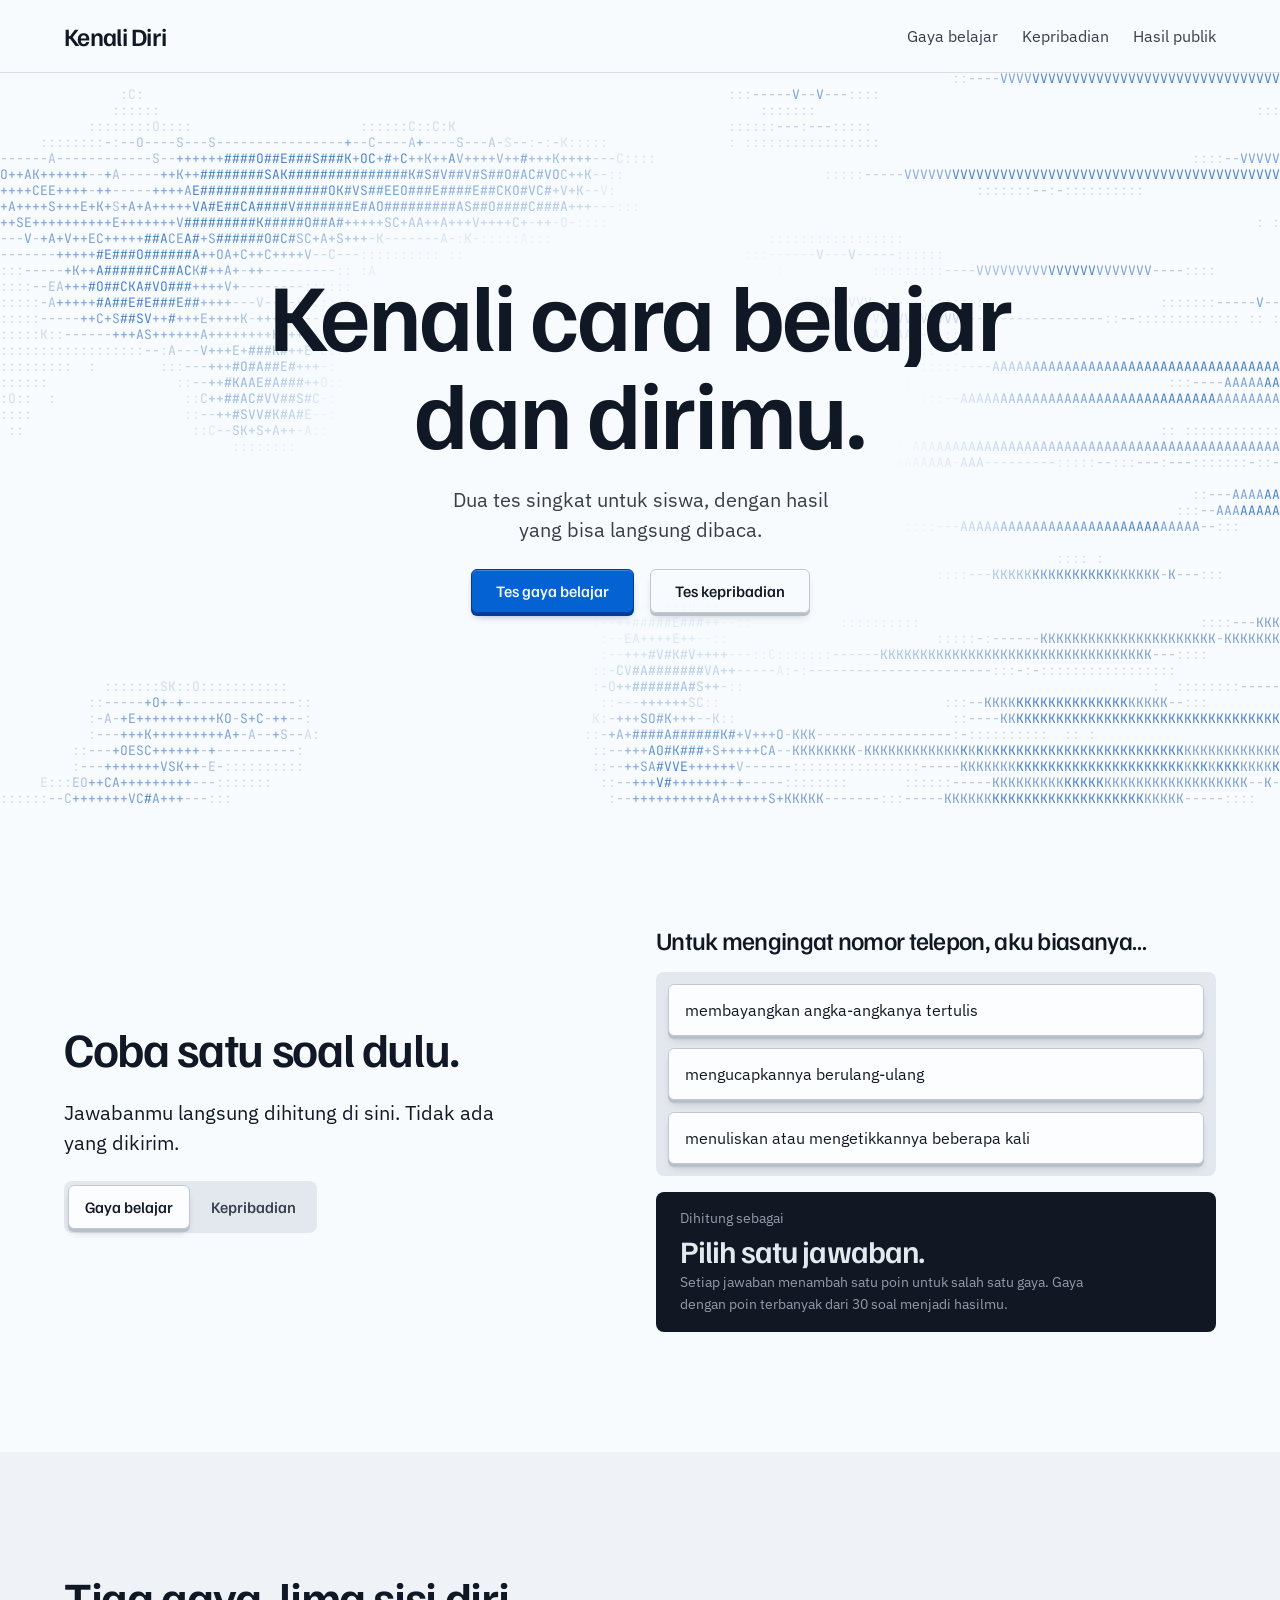
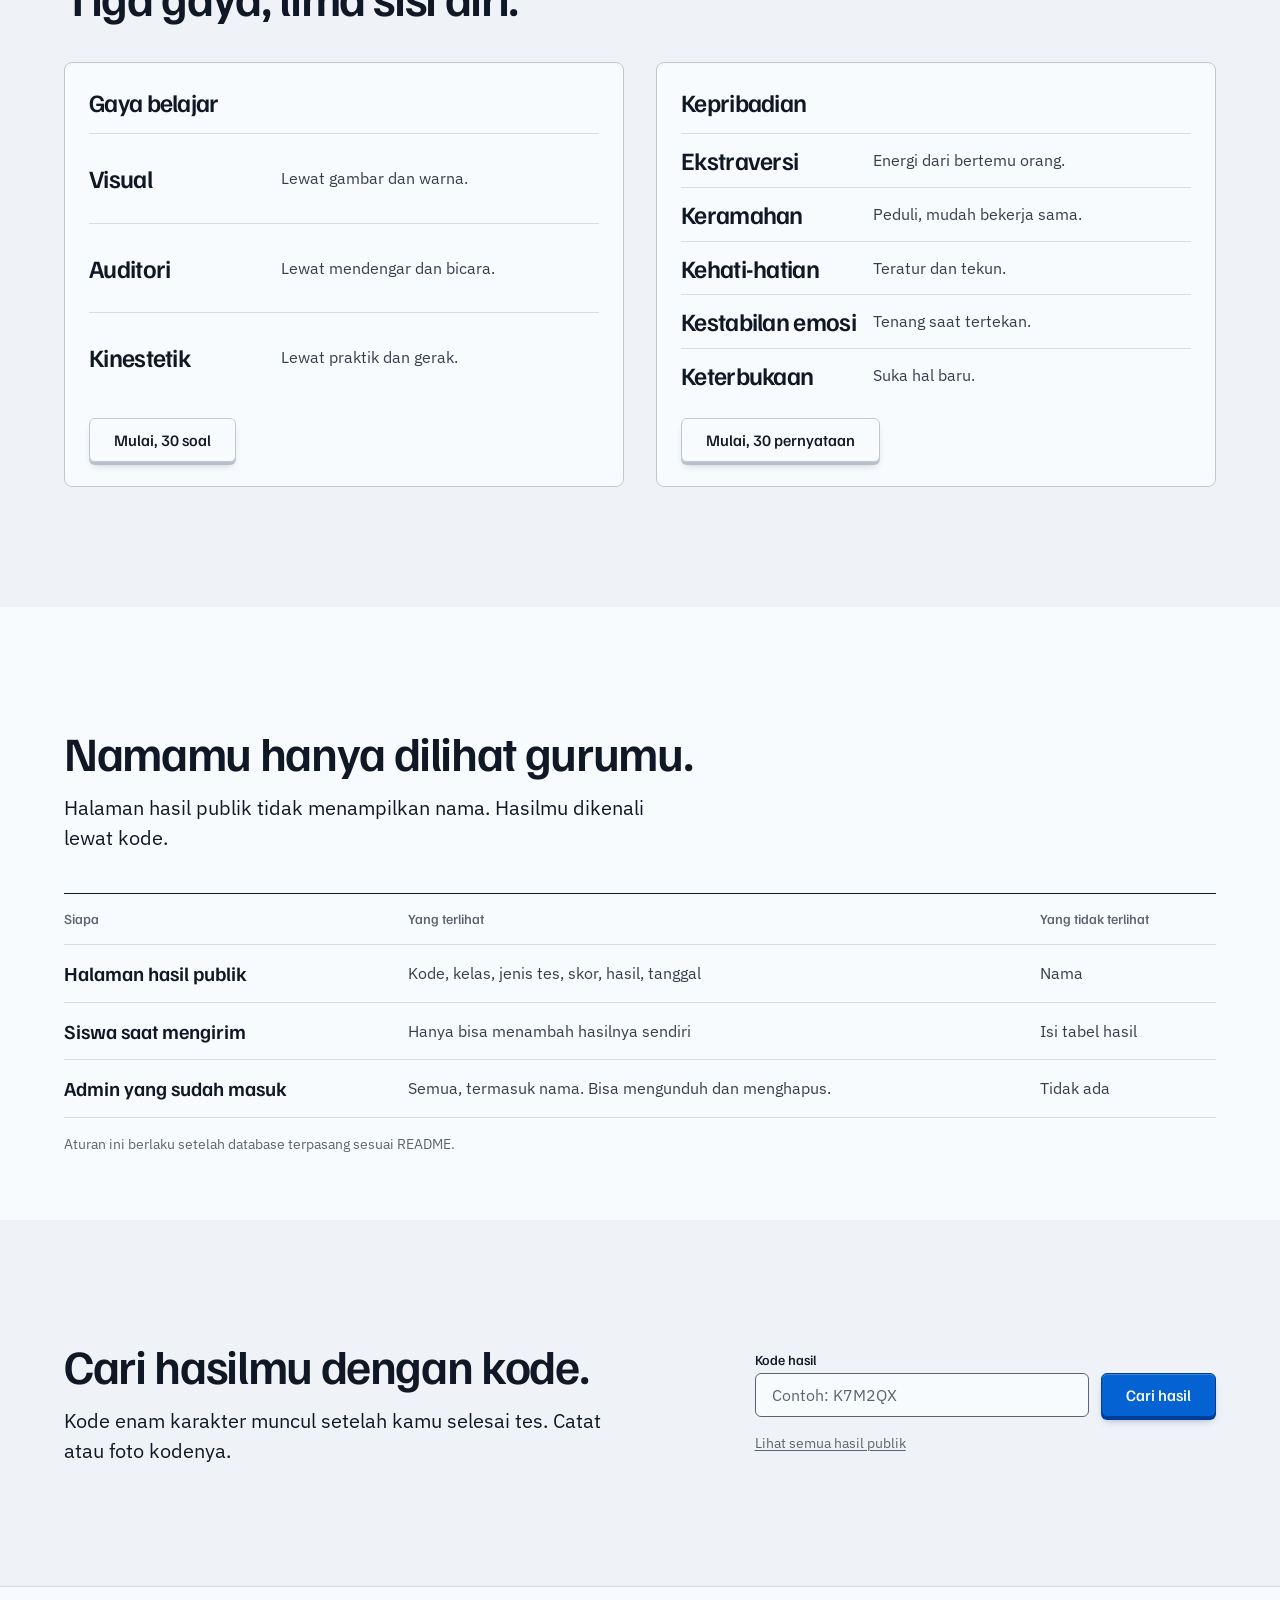
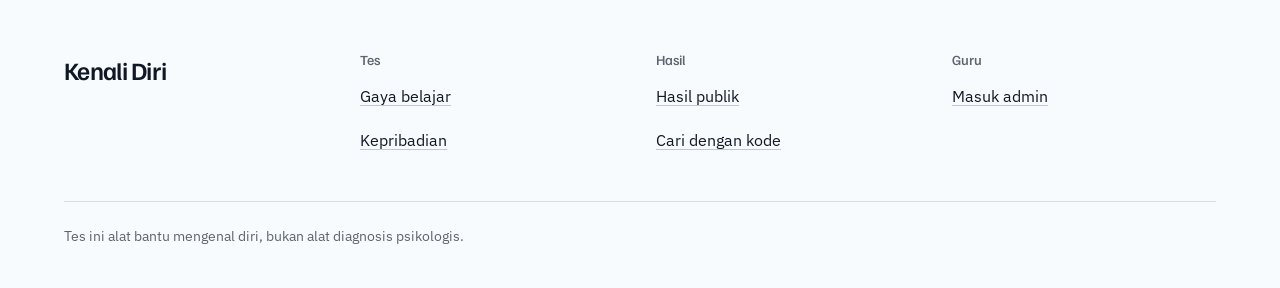
<file: index.html>
<!doctype html>
<html lang="id">
<head>
  <meta charset="utf-8">
  <meta name="viewport" content="width=device-width, initial-scale=1">
  <meta name="color-scheme" content="light">
  <title>Kenali Diri: tes gaya belajar dan kepribadian untuk siswa</title>
  <meta name="description" content="Dua tes singkat untuk siswa: tes gaya belajar dan inventori kepribadian. Nama siswa tidak ditampilkan di halaman hasil publik.">
  <link rel="stylesheet" href="css/style.css">
  <script>document.documentElement.classList.add('js');</script>
</head>
<body>
  <a class="lewati" href="#isi">Lewati ke isi</a>

  <header class="nav">
    <div class="container nav-in">
      <a class="merek" href="index.html" aria-label="Kenali Diri, beranda"><span>Kenali Diri</span></a>
      <nav aria-label="Utama">
        <a href="tes.html?jenis=gaya-belajar">Gaya belajar</a>
        <a href="tes.html?jenis=kepribadian">Kepribadian</a>
        <a href="hasil.html">Hasil publik</a>
      </nav>
    </div>
  </header>

  <main id="isi">
    <section class="hero" aria-labelledby="h-hero">
      <canvas class="medan" id="medan" aria-hidden="true"></canvas>
      <div class="container hero-in">
        <h1 id="h-hero">Kenali cara belajar dan dirimu.</h1>
        <p class="lead">Dua tes singkat untuk siswa, dengan hasil yang bisa langsung dibaca.</p>
        <div class="aksi">
          <a class="btn" href="tes.html?jenis=gaya-belajar">Tes gaya belajar</a>
          <a class="btn btn--garis" href="tes.html?jenis=kepribadian">Tes kepribadian</a>
        </div>
      </div>
    </section>

    <section class="bagian" aria-labelledby="h-coba">
      <div class="container coba">
        <div class="coba-kepala">
          <h2 id="h-coba">Coba satu soal dulu.</h2>
          <p class="lead">Jawabanmu langsung dihitung di sini. Tidak ada yang dikirim.</p>
          <div class="seg" role="tablist" aria-label="Jenis tes" id="seg-coba" hidden>
            <button type="button" role="tab" id="t-gaya" aria-selected="true" aria-controls="p-gaya">Gaya belajar</button>
            <button type="button" role="tab" id="t-kep" aria-selected="false" aria-controls="p-kep" tabindex="-1">Kepribadian</button>
          </div>
        </div>

        <div class="coba-badan">
          <section class="coba-panel" id="p-gaya" role="tabpanel" aria-labelledby="t-gaya">
            <form onsubmit="return false">
              <fieldset>
                <legend>Untuk mengingat nomor telepon, aku biasanya…</legend>
                <div class="opsi-daftar">
                  <label class="opsi"><input type="radio" name="cg" value="V"><span class="opsi-teks">membayangkan angka-angkanya tertulis</span></label>
                  <label class="opsi"><input type="radio" name="cg" value="A"><span class="opsi-teks">mengucapkannya berulang-ulang</span></label>
                  <label class="opsi"><input type="radio" name="cg" value="K"><span class="opsi-teks">menuliskan atau mengetikkannya beberapa kali</span></label>
                </div>
              </fieldset>
            </form>
            <div class="hitung" role="status" aria-live="polite" id="hitung-gaya">
              <span class="hitung-label">Dihitung sebagai</span>
              <strong class="hitung-nilai">Pilih satu jawaban.</strong>
              <span class="hitung-ket">Setiap jawaban menambah satu poin untuk salah satu gaya. Gaya dengan poin terbanyak dari 30 soal menjadi hasilmu.</span>
            </div>
          </section>

          <section class="coba-panel" id="p-kep" role="tabpanel" aria-labelledby="t-kep">
            <form onsubmit="return false">
              <fieldset>
                <legend>Aku jarang berbicara kecuali diminta.</legend>
                <div class="opsi-skala-daftar">
                  <label class="opsi opsi--skala"><input type="radio" name="ck" value="1"><span class="opsi-teks">Sangat tidak sesuai</span></label>
                  <label class="opsi opsi--skala"><input type="radio" name="ck" value="2"><span class="opsi-teks">Tidak sesuai</span></label>
                  <label class="opsi opsi--skala"><input type="radio" name="ck" value="3"><span class="opsi-teks">Netral</span></label>
                  <label class="opsi opsi--skala"><input type="radio" name="ck" value="4"><span class="opsi-teks">Sesuai</span></label>
                  <label class="opsi opsi--skala"><input type="radio" name="ck" value="5"><span class="opsi-teks">Sangat sesuai</span></label>
                </div>
              </fieldset>
            </form>
            <div class="hitung" role="status" aria-live="polite" id="hitung-kep">
              <span class="hitung-label">Dihitung sebagai</span>
              <strong class="hitung-nilai">Pilih satu jawaban.</strong>
              <span class="hitung-ket">Skalanya 1 sampai 5. Pernyataan yang dibalik dihitung sebagai 6 dikurangi jawabanmu.</span>
            </div>
          </section>
        </div>
      </div>
    </section>

    <section class="bagian bagian--pita" aria-labelledby="h-hasil">
      <div class="container">
        <h2 id="h-hasil">Tiga gaya, lima sisi diri.</h2>
        <div class="dua-daftar">
          <div class="daftar-hasil cut">
            <h3>Gaya belajar</h3>
            <dl>
              <div class="baris"><dt>Visual</dt><dd>Lewat gambar dan warna.</dd></div>
              <div class="baris"><dt>Auditori</dt><dd>Lewat mendengar dan bicara.</dd></div>
              <div class="baris"><dt>Kinestetik</dt><dd>Lewat praktik dan gerak.</dd></div>
            </dl>
            <div class="aksi"><a class="btn btn--garis" href="tes.html?jenis=gaya-belajar">Mulai, 30 soal</a></div>
          </div>
          <div class="daftar-hasil cut">
            <h3>Kepribadian</h3>
            <dl>
              <div class="baris"><dt>Ekstraversi</dt><dd>Energi dari bertemu orang.</dd></div>
              <div class="baris"><dt>Keramahan</dt><dd>Peduli, mudah bekerja sama.</dd></div>
              <div class="baris"><dt>Kehati-hatian</dt><dd>Teratur dan tekun.</dd></div>
              <div class="baris"><dt>Kestabilan emosi</dt><dd>Tenang saat tertekan.</dd></div>
              <div class="baris"><dt>Keterbukaan</dt><dd>Suka hal baru.</dd></div>
            </dl>
            <div class="aksi"><a class="btn btn--garis" href="tes.html?jenis=kepribadian">Mulai, 30 pernyataan</a></div>
          </div>
        </div>
      </div>
    </section>

    <section class="bagian privasi" aria-labelledby="h-privasi">
      <div class="container">
        <div class="privasi-kepala">
          <h2 id="h-privasi">Namamu hanya dilihat gurumu.</h2>
          <p class="lead">Halaman hasil publik tidak menampilkan nama. Hasilmu dikenali lewat kode.</p>
        </div>
        <div class="tabel-wrap">
          <table>
            <thead>
              <tr><th scope="col">Siapa</th><th scope="col">Yang terlihat</th><th scope="col">Yang tidak terlihat</th></tr>
            </thead>
            <tbody>
              <tr><td>Halaman hasil publik</td><td class="rinci">Kode, kelas, jenis tes, skor, hasil, tanggal</td><td class="rinci">Nama</td></tr>
              <tr><td>Siswa saat mengirim</td><td class="rinci">Hanya bisa menambah hasilnya sendiri</td><td class="rinci">Isi tabel hasil</td></tr>
              <tr><td>Admin yang sudah masuk</td><td class="rinci">Semua, termasuk nama. Bisa mengunduh dan menghapus.</td><td class="rinci">Tidak ada</td></tr>
            </tbody>
          </table>
        </div>
        <p class="catatan-tabel">Aturan ini berlaku setelah database terpasang sesuai README.</p>
      </div>
    </section>

    <section class="bagian bagian--pita" id="cari" aria-labelledby="h-cari">
      <div class="container cari">
        <div class="cari-teks">
          <h2 id="h-cari">Cari hasilmu dengan kode.</h2>
          <p class="lead">Kode enam karakter muncul setelah kamu selesai tes. Catat atau foto kodenya.</p>
        </div>
        <form action="hasil.html" method="get">
          <div class="baris-isian">
            <div class="isian">
              <label for="kode">Kode hasil</label>
              <input id="kode" name="kode" type="text" maxlength="6" autocomplete="off" autocapitalize="characters" spellcheck="false" required pattern="[A-HJ-NP-Za-hj-np-z2-9]{6}" title="Enam huruf atau angka" placeholder="Contoh: K7M2QX">
            </div>
            <button class="btn" type="submit">Cari hasil</button>
          </div>
          <p class="kecil muted"><a href="hasil.html">Lihat semua hasil publik</a></p>
        </form>
      </div>
    </section>
  </main>

  <footer class="footer">
    <div class="container footer-in">
      <a class="merek" href="index.html" aria-label="Kenali Diri, beranda"><span>Kenali Diri</span></a>
      <nav class="footer-kolom" aria-label="Tes">
        <h2>Tes</h2>
        <ul>
          <li><a href="tes.html?jenis=gaya-belajar">Gaya belajar</a></li>
          <li><a href="tes.html?jenis=kepribadian">Kepribadian</a></li>
        </ul>
      </nav>
      <nav class="footer-kolom" aria-label="Hasil">
        <h2>Hasil</h2>
        <ul>
          <li><a href="hasil.html">Hasil publik</a></li>
          <li><a href="#cari">Cari dengan kode</a></li>
        </ul>
      </nav>
      <nav class="footer-kolom" aria-label="Guru">
        <h2>Guru</h2>
        <ul>
          <li><a href="admin.html">Masuk admin</a></li>
        </ul>
      </nav>
      <p class="footer-catatan"><span id="nama-sekolah" hidden></span> Tes ini alat bantu mengenal diri, bukan alat diagnosis psikologis.</p>
    </div>
  </footer>

  <script src="js/config.js" defer></script>
  <script src="js/soal.js" defer></script>
  <script src="js/util.js" defer></script>
  <script src="js/data.js" defer></script>
  <script src="js/medan.js" defer></script>
  <script src="js/coba.js" defer></script>
</body>
</html>
</file>
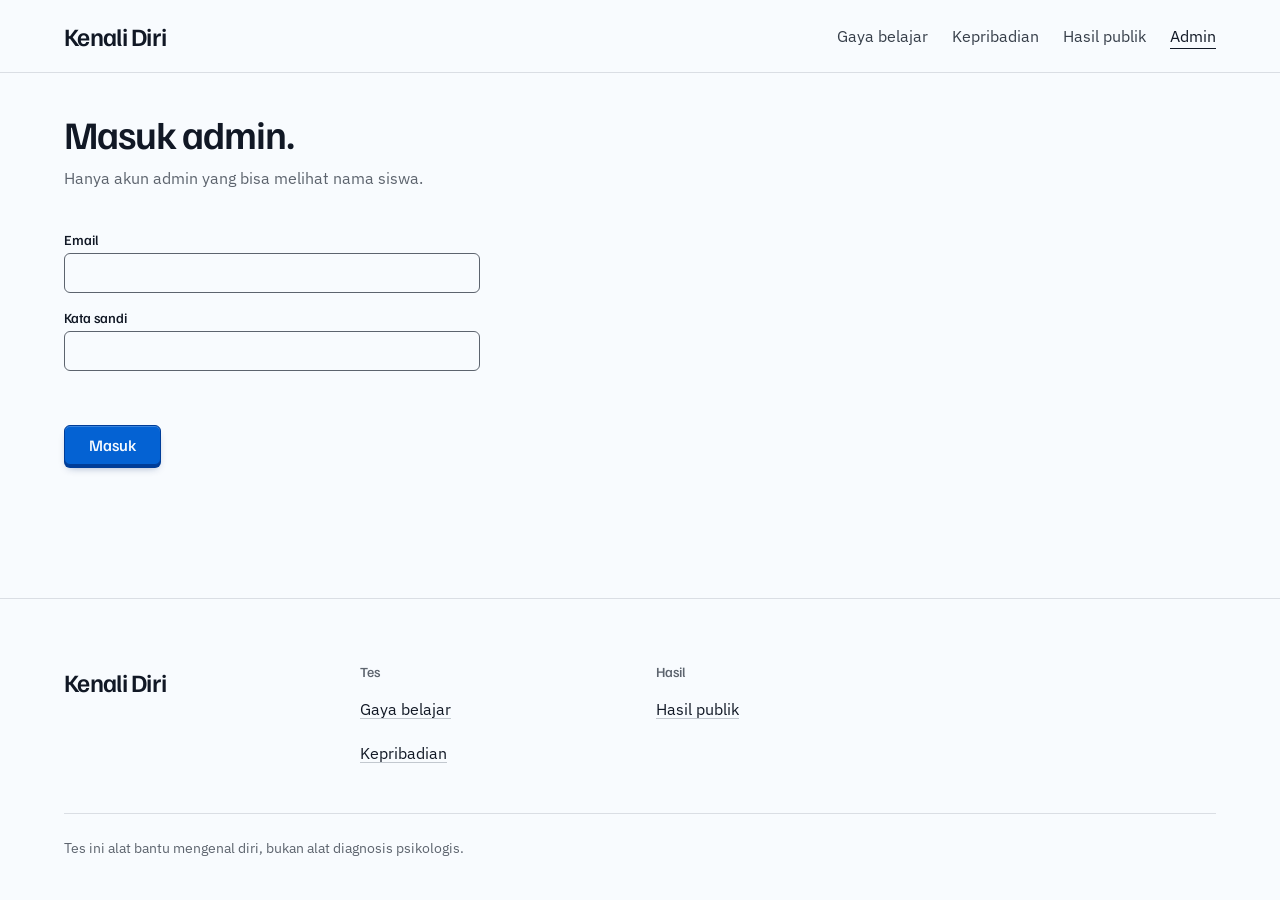
<file: admin.html>
<!doctype html>
<html lang="id">
<head>
  <meta charset="utf-8">
  <meta name="viewport" content="width=device-width, initial-scale=1">
  <meta name="color-scheme" content="light">
  <meta name="robots" content="noindex">
  <title>Admin | Kenali Diri</title>
  <meta name="description" content="Panel guru: lihat nama dan hasil siswa, unduh CSV, hapus hasil. Perlu masuk.">
  <link rel="stylesheet" href="css/style.css">
</head>
<body>
  <a class="lewati" href="#isi">Lewati ke isi</a>

  <header class="nav">
    <div class="container nav-in">
      <a class="merek" href="index.html" aria-label="Kenali Diri, beranda"><span>Kenali Diri</span></a>
      <nav aria-label="Utama">
        <a href="tes.html?jenis=gaya-belajar">Gaya belajar</a>
        <a href="tes.html?jenis=kepribadian">Kepribadian</a>
        <a href="hasil.html">Hasil publik</a>
        <a href="admin.html" aria-current="page">Admin</a>
      </nav>
    </div>
  </header>

  <main id="isi" class="container app">
    <noscript><p class="status status--gagal">Halaman admin membutuhkan JavaScript.</p></noscript>

    <p class="status" id="memuat" role="status">Memeriksa sesi…</p>

    <!-- Belum masuk -->
    <section id="v-masuk" hidden aria-labelledby="h-masuk">
      <div class="tes-kepala">
        <h1 id="h-masuk" tabindex="-1">Masuk admin.</h1>
        <p class="muted">Hanya akun admin yang bisa melihat nama siswa.</p>
      </div>
      <form id="form-masuk" class="masuk-form" novalidate>
        <div class="isian">
          <label for="email">Email</label>
          <input id="email" type="email" autocomplete="username" required>
        </div>
        <div class="isian">
          <label for="sandi">Kata sandi</label>
          <input id="sandi" type="password" autocomplete="current-password" required>
        </div>
        <p class="galat" id="galat-masuk" role="alert"></p>
        <div class="aksi"><button class="btn" type="submit" id="btn-masuk">Masuk</button></div>
      </form>
    </section>

    <!-- Sudah masuk -->
    <section id="v-admin" hidden aria-labelledby="h-admin">
      <div class="tes-kepala">
        <h1 id="h-admin" tabindex="-1">Nama dan hasil siswa.</h1>
        <p class="muted" id="admin-ket"></p>
      </div>

      <form class="alat" id="alat" onsubmit="return false">
        <div class="isian isian--sempit">
          <label for="f-jenis">Jenis tes</label>
          <select id="f-jenis">
            <option value="">Semua jenis</option>
            <option value="gaya_belajar">Gaya belajar</option>
            <option value="kepribadian">Kepribadian</option>
          </select>
        </div>
        <div class="isian isian--sempit">
          <label for="f-kelas">Kelas</label>
          <select id="f-kelas"><option value="">Semua kelas</option></select>
        </div>
        <div class="isian">
          <label for="f-cari">Cari nama atau kode</label>
          <input id="f-cari" type="search" autocomplete="off">
        </div>
        <div class="baris-aksi">
          <button class="btn btn--garis" type="button" id="btn-csv">Unduh CSV</button>
          <button class="btn btn--garis" type="button" id="btn-keluar">Keluar</button>
        </div>
      </form>

      <p class="status" id="status" role="status" aria-live="polite"></p>

      <div class="tabel-wrap" id="tabel-wrap" hidden>
        <table>
          <thead>
            <tr><th scope="col">Nama</th><th scope="col">Kelas</th><th scope="col">Jenis</th><th scope="col">Hasil</th><th scope="col">Kode</th><th scope="col">Tanggal</th><th scope="col"><span class="sr-only">Tindakan</span></th></tr>
          </thead>
          <tbody id="tbody"></tbody>
        </table>
      </div>
    </section>
  </main>

  <dialog id="rincian" class="cut" aria-labelledby="rincian-judul">
    <div class="isi-dialog">
      <h2 id="rincian-judul"></h2>
      <p class="muted" id="rincian-ket"></p>
      <div class="batang-daftar" id="rincian-batang"></div>
      <form method="dialog" class="aksi"><button class="btn btn--garis" autofocus>Tutup</button></form>
    </div>
  </dialog>

  <dialog id="hapus" class="cut" aria-labelledby="hapus-judul">
    <div class="isi-dialog">
      <h2 id="hapus-judul">Hapus hasil ini?</h2>
      <p id="hapus-ket"></p>
      <p class="kecil muted">Penghapusan tidak bisa dibatalkan.</p>
      <p class="galat" id="galat-hapus" role="alert"></p>
      <div class="aksi">
        <button class="btn btn--bahaya" type="button" id="btn-hapus-ya">Hapus</button>
        <button class="btn btn--garis" type="button" id="btn-hapus-tidak">Batal</button>
      </div>
    </div>
  </dialog>

  <footer class="footer">
    <div class="container footer-in">
      <a class="merek" href="index.html" aria-label="Kenali Diri, beranda"><span>Kenali Diri</span></a>
      <nav class="footer-kolom" aria-label="Tes">
        <h2>Tes</h2>
        <ul>
          <li><a href="tes.html?jenis=gaya-belajar">Gaya belajar</a></li>
          <li><a href="tes.html?jenis=kepribadian">Kepribadian</a></li>
        </ul>
      </nav>
      <nav class="footer-kolom" aria-label="Hasil">
        <h2>Hasil</h2>
        <ul>
          <li><a href="hasil.html">Hasil publik</a></li>
        </ul>
      </nav>
      <p class="footer-catatan"><span id="nama-sekolah" hidden></span> Tes ini alat bantu mengenal diri, bukan alat diagnosis psikologis.</p>
    </div>
  </footer>

  <script src="js/config.js" defer></script>
  <script src="js/soal.js" defer></script>
  <script src="js/util.js" defer></script>
  <script src="js/data.js" defer></script>
  <script src="js/admin.js" defer></script>
</body>
</html>
</file>
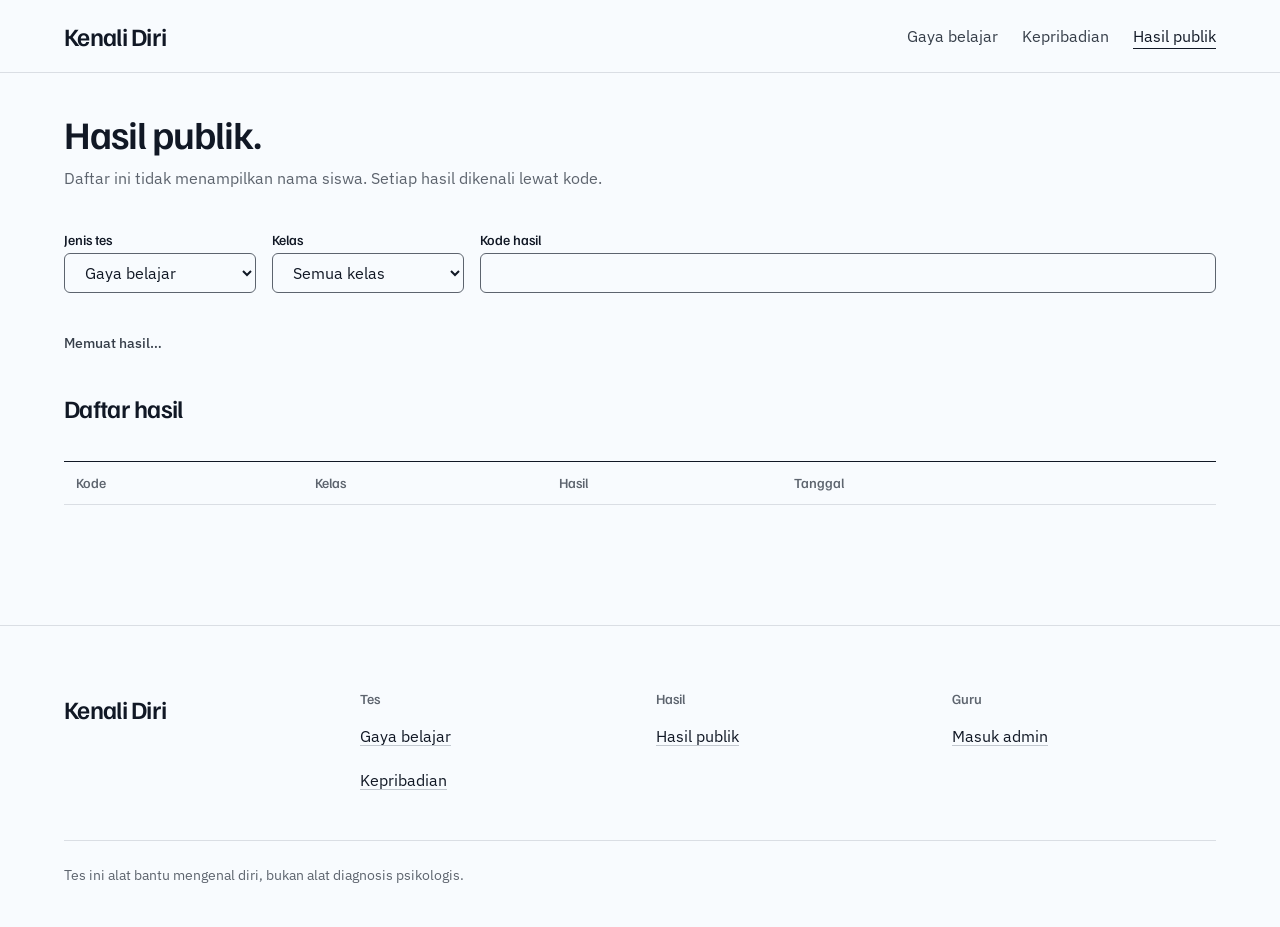
<file: hasil.html>
<!doctype html>
<html lang="id">
<head>
  <meta charset="utf-8">
  <meta name="viewport" content="width=device-width, initial-scale=1">
  <meta name="color-scheme" content="light">
  <title>Hasil publik | Kenali Diri</title>
  <meta name="description" content="Hasil tes gaya belajar dan kepribadian tanpa nama siswa. Cari hasilmu dengan kode.">
  <link rel="stylesheet" href="css/style.css">
</head>
<body>
  <a class="lewati" href="#isi">Lewati ke isi</a>

  <header class="nav">
    <div class="container nav-in">
      <a class="merek" href="index.html" aria-label="Kenali Diri, beranda"><span>Kenali Diri</span></a>
      <nav aria-label="Utama">
        <a href="tes.html?jenis=gaya-belajar">Gaya belajar</a>
        <a href="tes.html?jenis=kepribadian">Kepribadian</a>
        <a href="hasil.html" aria-current="page">Hasil publik</a>
      </nav>
    </div>
  </header>

  <main id="isi" class="container app">
    <div class="tes-kepala">
      <h1>Hasil publik.</h1>
      <p class="muted">Daftar ini tidak menampilkan nama siswa. Setiap hasil dikenali lewat kode.</p>
    </div>

    <noscript><p class="status status--gagal">Halaman ini membutuhkan JavaScript untuk memuat daftar hasil.</p></noscript>

    <form class="alat" id="alat" onsubmit="return false">
      <div class="isian isian--sempit">
        <label for="f-jenis">Jenis tes</label>
        <select id="f-jenis">
          <option value="gaya_belajar">Gaya belajar</option>
          <option value="kepribadian">Kepribadian</option>
        </select>
      </div>
      <div class="isian isian--sempit">
        <label for="f-kelas">Kelas</label>
        <select id="f-kelas"><option value="">Semua kelas</option></select>
      </div>
      <div class="isian">
        <label for="f-kode">Kode hasil</label>
        <input id="f-kode" type="search" maxlength="6" autocomplete="off" autocapitalize="characters" spellcheck="false">
      </div>
    </form>

    <p class="status" id="status" role="status" aria-live="polite">Memuat hasil…</p>

    <section class="ringkasan" id="ringkasan" hidden aria-labelledby="h-ringkasan">
      <h2 id="h-ringkasan">Ringkasan</h2>
      <p class="muted" id="ringkasan-ket"></p>
      <div class="batang-daftar" id="ringkasan-batang"></div>
    </section>

    <section id="daftar" aria-labelledby="h-daftar">
      <h2 id="h-daftar">Daftar hasil</h2>
      <div class="tabel-wrap">
        <table>
          <thead>
            <tr><th scope="col">Kode</th><th scope="col">Kelas</th><th scope="col">Hasil</th><th scope="col">Tanggal</th><th scope="col"><span class="sr-only">Rincian</span></th></tr>
          </thead>
          <tbody id="tbody"></tbody>
        </table>
      </div>
    </section>
  </main>

  <dialog id="rincian" class="cut" aria-labelledby="rincian-judul">
    <div class="isi-dialog">
      <h2 id="rincian-judul"></h2>
      <p class="muted" id="rincian-ket"></p>
      <div class="batang-daftar" id="rincian-batang"></div>
      <form method="dialog" class="aksi"><button class="btn btn--garis" autofocus>Tutup</button></form>
    </div>
  </dialog>

  <footer class="footer">
    <div class="container footer-in">
      <a class="merek" href="index.html" aria-label="Kenali Diri, beranda"><span>Kenali Diri</span></a>
      <nav class="footer-kolom" aria-label="Tes">
        <h2>Tes</h2>
        <ul>
          <li><a href="tes.html?jenis=gaya-belajar">Gaya belajar</a></li>
          <li><a href="tes.html?jenis=kepribadian">Kepribadian</a></li>
        </ul>
      </nav>
      <nav class="footer-kolom" aria-label="Hasil">
        <h2>Hasil</h2>
        <ul>
          <li><a href="hasil.html">Hasil publik</a></li>
        </ul>
      </nav>
      <nav class="footer-kolom" aria-label="Guru">
        <h2>Guru</h2>
        <ul>
          <li><a href="admin.html">Masuk admin</a></li>
        </ul>
      </nav>
      <p class="footer-catatan"><span id="nama-sekolah" hidden></span> Tes ini alat bantu mengenal diri, bukan alat diagnosis psikologis.</p>
    </div>
  </footer>

  <script src="js/config.js" defer></script>
  <script src="js/soal.js" defer></script>
  <script src="js/util.js" defer></script>
  <script src="js/data.js" defer></script>
  <script src="js/hasil.js" defer></script>
</body>
</html>
</file>
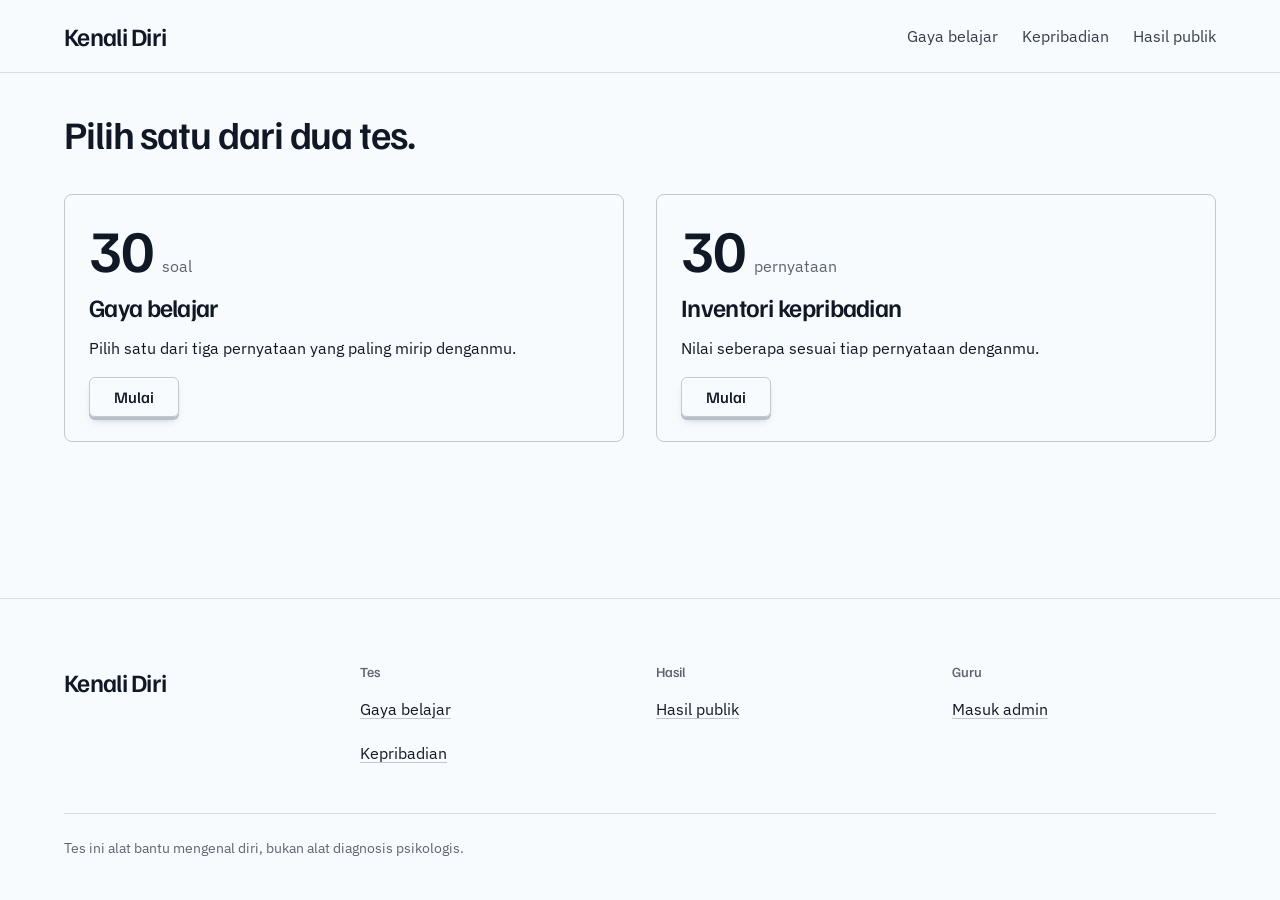
<file: tes.html>
<!doctype html>
<html lang="id">
<head>
  <meta charset="utf-8">
  <meta name="viewport" content="width=device-width, initial-scale=1">
  <meta name="color-scheme" content="light">
  <title>Ikuti tes | Kenali Diri</title>
  <meta name="description" content="Isi tes gaya belajar atau inventori kepribadian, lalu baca hasilmu dan catat kode hasilnya.">
  <link rel="stylesheet" href="css/style.css">
</head>
<body>
  <a class="lewati" href="#isi">Lewati ke isi</a>

  <header class="nav">
    <div class="container nav-in">
      <a class="merek" href="index.html" aria-label="Kenali Diri, beranda"><span>Kenali Diri</span></a>
      <nav aria-label="Utama">
        <a href="tes.html?jenis=gaya-belajar" id="nav-gaya">Gaya belajar</a>
        <a href="tes.html?jenis=kepribadian" id="nav-kep">Kepribadian</a>
        <a href="hasil.html">Hasil publik</a>
      </nav>
    </div>
  </header>

  <main id="isi" class="container app">
    <noscript><p class="status status--gagal">Tes ini membutuhkan JavaScript. Aktifkan JavaScript di browser, lalu muat ulang halaman.</p></noscript>

    <!-- Tampil jika alamat belum menyebut jenis tes -->
    <section id="v-pilih" aria-labelledby="h-pilih">
      <div class="tes-kepala">
        <h1 id="h-pilih">Pilih satu dari dua tes.</h1>
      </div>
      <div class="pilih-tes">
        <div class="cut">
          <p class="angka">30<span>soal</span></p>
          <h2>Gaya belajar</h2>
          <p>Pilih satu dari tiga pernyataan yang paling mirip denganmu.</p>
          <div class="aksi"><a class="btn btn--garis" href="tes.html?jenis=gaya-belajar">Mulai</a></div>
        </div>
        <div class="cut">
          <p class="angka">30<span>pernyataan</span></p>
          <h2>Inventori kepribadian</h2>
          <p>Nilai seberapa sesuai tiap pernyataan denganmu.</p>
          <div class="aksi"><a class="btn btn--garis" href="tes.html?jenis=kepribadian">Mulai</a></div>
        </div>
      </div>
    </section>

    <!-- 1. Data diri -->
    <section id="v-identitas" hidden aria-labelledby="h-identitas">
      <div class="tes-kepala">
        <h1 id="h-identitas" tabindex="-1"></h1>
        <p id="petunjuk" class="muted"></p>
      </div>
      <form id="form-identitas" class="panel" novalidate>
        <div class="isian">
          <label for="nama">Nama lengkap</label>
          <input id="nama" name="nama" type="text" maxlength="80" autocomplete="name" required>
          <span class="bantu">Nama hanya terlihat oleh admin. Di halaman publik kamu dikenali lewat kode hasil.</span>
          <span class="galat" id="galat-nama" role="alert"></span>
        </div>
        <div class="isian">
          <label for="kelas">Kelas</label>
          <input id="kelas" name="kelas" type="text" maxlength="30" autocomplete="off" required>
          <span class="bantu">Kelas ikut tampil di halaman publik.</span>
          <span class="galat" id="galat-kelas" role="alert"></span>
        </div>
        <div class="aksi"><button class="btn" type="submit">Mulai tes</button></div>
      </form>
    </section>

    <!-- 2. Soal -->
    <section id="v-soal" hidden aria-labelledby="h-soal">
      <div class="tes-kepala">
        <h1 id="h-soal" tabindex="-1"></h1>
        <div class="progres-baris">
          <div class="progres" aria-hidden="true"><span id="progres-isi"></span></div>
          <p class="kecil muted" id="progres-teks" aria-live="polite"></p>
        </div>
      </div>
      <form id="form-soal" novalidate>
        <div id="soal-daftar" class="soal-daftar"></div>
        <p class="galat" id="galat-soal" role="alert"></p>
        <div class="navigasi-soal">
          <button class="btn btn--garis" type="button" id="btn-kembali">Kembali</button>
          <button class="btn" type="submit" id="btn-lanjut">Lanjut</button>
        </div>
      </form>
    </section>

    <!-- 3. Hasil -->
    <section id="v-hasil" hidden aria-labelledby="h-hasil">
      <div class="hasil-kepala">
        <h1 id="h-hasil" tabindex="-1">Hasilmu</h1>
        <p class="lead" id="hasil-ringkas"></p>
      </div>
      <div class="hasil-badan">
        <div class="hasil-kepala">
          <h2>Kode hasilmu</h2>
          <div class="kode-hasil" id="hasil-kode"></div>
          <p class="kecil muted">Catat atau foto kode ini. Dengan kode, kamu bisa mencari hasilmu di halaman hasil publik.</p>
          <p class="status" id="status-simpan" role="status" aria-live="polite"></p>
          <div class="aksi tidak-dicetak">
            <button class="btn btn--garis" type="button" id="btn-simpan-ulang" hidden>Coba simpan lagi</button>
            <button class="btn btn--garis" type="button" id="btn-salin">Salin kode</button>
          </div>
        </div>
        <div class="hasil-kepala">
          <h2>Skormu</h2>
          <div class="batang-daftar" id="hasil-batang"></div>
        </div>
        <div class="uraian" id="hasil-uraian"></div>
        <p class="kecil muted">Hasil ini gambaran, bukan label tetap dan bukan diagnosis psikologis. Kamu bisa berubah dan berkembang.</p>
        <div class="aksi tidak-dicetak">
          <button class="btn" type="button" id="btn-cetak">Cetak hasil</button>
          <a class="btn btn--garis" id="tes-lain" href="tes.html">Ikuti tes lainnya</a>
          <a class="btn btn--garis" id="lihat-publik" href="hasil.html">Lihat hasil publik</a>
        </div>
      </div>
    </section>
  </main>

  <footer class="footer">
    <div class="container footer-in">
      <a class="merek" href="index.html" aria-label="Kenali Diri, beranda"><span>Kenali Diri</span></a>
      <nav class="footer-kolom" aria-label="Tes">
        <h2>Tes</h2>
        <ul>
          <li><a href="tes.html?jenis=gaya-belajar">Gaya belajar</a></li>
          <li><a href="tes.html?jenis=kepribadian">Kepribadian</a></li>
        </ul>
      </nav>
      <nav class="footer-kolom" aria-label="Hasil">
        <h2>Hasil</h2>
        <ul>
          <li><a href="hasil.html">Hasil publik</a></li>
        </ul>
      </nav>
      <nav class="footer-kolom" aria-label="Guru">
        <h2>Guru</h2>
        <ul>
          <li><a href="admin.html">Masuk admin</a></li>
        </ul>
      </nav>
      <p class="footer-catatan"><span id="nama-sekolah" hidden></span> Tes ini alat bantu mengenal diri, bukan alat diagnosis psikologis.</p>
    </div>
  </footer>

  <script src="js/config.js" defer></script>
  <script src="js/soal.js" defer></script>
  <script src="js/util.js" defer></script>
  <script src="js/data.js" defer></script>
  <script src="js/tes.js" defer></script>
</body>
</html>
</file>
<file: css/style.css>
/* Hallmark · shape: Narrative Workflow (index), app screens (tes, hasil, admin) · genre: modern-minimal · theme: Cobalt (deal 2/3, seed tes-gaya-belajar-dan-5c23·57832409·2026-10-23·r0) · redesign: full · draw: 25970a · job: try
 * hero: Corridor · nav: edge-aligned · footer: index columns · imagery: none, the field is made of the test's own letters · signature: a field of V A K letters that resolve from scattered to ordered, with a pointer lens
 * axes: light/grotesk-sans/cool · posture: restrained · contrast: pass · fold: pass · v2.0.0 */
/* Hallmark · pre-emit critique: P4 H4 E4 S4 R4 V4 · weakest: S, a character field could sit behind any tool; it is built from the letters this test counts (V A K) and ends in ordered rows, and the sample question beside it runs the real scoring rule */
/* Hallmark · waive 79 · the Corridor hero ends at y 804, 96px above the fold, with its content centred between the nav and that foot · the head runs two lines at 108px and the first section shows beneath the hero */
/* Hallmark · answered F4 · the selected tab in .seg is the state of a segmented control, and each screen keeps one filled key */
/* Hallmark · dismissed 58 · the window holds the two outcome lists, three rows beside five rows, read as one block */
/* Hallmark · dropped contoh · the hero's sample question moved into the "Coba satu soal" section, where it runs the real scoring rule (cg, ck) */
/* Hallmark · reworded "Pilih tes yang ingin kamu ikuti." to "Tiga gaya, lima sisi diri." · the section now names the results of both tests; the test buttons sit in the hero and in each panel */
/* Hallmark · reworded "Inventori kepribadian" to "Kepribadian" · the panel head matches the nav and the footer */
/* Hallmark · reworded "Pilih tes." to "Pilih satu dari dua tes." · the chooser head names the choice it offers */
/* Hallmark · reworded "Data siswa." to "Nama dan hasil siswa." · the admin head names what the screen holds */
/* Hallmark · dropped h-dua, logo · h-dua became h-hasil; the logo image is created by js/util.js only when LOGO is set, so no img stays without a source (76) */
@import url("./tokens.css");
@import url("./base.css");

@font-face { font-family: "Familjen Grotesk"; src: url("fonts/familjen-grotesk-latin-wght-normal.woff2") format("woff2"); font-weight: 400 700; font-style: normal; font-display: swap; }
@font-face { font-family: "IBM Plex Sans"; src: url("fonts/ibm-plex-sans-latin-400-normal.woff2") format("woff2"); font-weight: 400; font-style: normal; font-display: swap; }
@font-face { font-family: "IBM Plex Sans"; src: url("fonts/ibm-plex-sans-latin-500-normal.woff2") format("woff2"); font-weight: 500; font-style: normal; font-display: swap; }
@font-face { font-family: "JetBrains Mono"; src: url("fonts/jetbrains-mono-latin-400-normal.woff2") format("woff2"); font-weight: 400; font-style: normal; font-display: swap; }

:root {
  --nav-h: 72px;
  --color-series-v: var(--color-accent-deep);
  --color-series-a: var(--color-accent);
  --color-series-k: var(--color-graphite-glyph-3);
  --color-veil: color-mix(in oklab, var(--color-graphite) 55%, transparent);
  --control-h: 44px;
  --control-h-app: 40px;
}
@media (pointer: coarse) { :root { --control-h-app: 48px; } }

body { display: flex; flex-direction: column; min-height: 100dvh; font-synthesis: none; }
main { flex: 1 0 auto; }
h1, h2, h3 { color: var(--color-ink); }
h3 { font-weight: 500; }
a:hover { text-decoration-color: var(--color-accent); }
.muted { color: var(--color-muted); }
.kecil { font-size: var(--text-sm); }
.mono { font-family: var(--font-outlier); font-variant-numeric: tabular-nums; }
.sr-only { position: absolute; width: 1px; height: 1px; margin: -1px; padding: 0; overflow: hidden; clip-path: inset(50%); white-space: nowrap; border: 0; }

[tabindex="-1"]:focus { outline: none; }
.lewati { position: absolute; left: var(--space-md); top: calc(-1 * var(--space-3xl)); z-index: var(--z-toast); padding: var(--space-xs) var(--space-md); background: var(--color-ink); color: var(--color-paper); border-radius: var(--radius-input); }
.lewati:focus-visible { top: var(--space-md); }

/* ---------- Navigasi ---------- */
.nav { border-bottom: var(--rule-hair) solid var(--color-rule); background: var(--color-paper); position: relative; z-index: var(--z-raised); }
.nav-in { min-height: var(--nav-h); display: flex; flex-wrap: wrap; align-items: center; justify-content: space-between; gap: var(--space-2xs) var(--space-lg); padding-block: var(--space-xs); }
.merek { display: inline-flex; align-items: center; gap: var(--space-xs); font-family: var(--font-display); font-weight: 600; font-size: var(--text-xl); letter-spacing: var(--tracking-display); text-decoration: none; color: var(--color-ink); }
.merek .logo { height: var(--space-xl); width: auto; }
.nav nav { display: flex; flex-wrap: wrap; gap: 0 var(--space-lg); font-size: var(--text-md); }
.nav nav a { display: inline-flex; align-items: center; min-height: var(--control-h); text-decoration: none; color: var(--color-ink-2); text-decoration-line: underline; text-decoration-color: transparent; text-underline-offset: 0.35em; transition: color var(--dur-micro) var(--ease-out), text-decoration-color var(--dur-micro) var(--ease-out); }
.nav nav a:hover { color: var(--color-ink); text-decoration-color: var(--color-accent); }
.nav nav a[aria-current="page"] { color: var(--color-ink); text-decoration-color: var(--color-ink); }

.pita-demo { position: fixed; inset-inline: 0; bottom: 0; z-index: var(--z-toast); max-width: none; margin: 0; padding: var(--space-xs) var(--space-md); background: var(--color-graphite); color: var(--color-graphite-ink); font-size: var(--text-sm); text-align: center; }

/* ---------- Tombol: keycap ---------- */
.btn, .key { display: inline-flex; align-items: center; justify-content: center; gap: var(--space-xs); min-height: var(--control-h); padding: 0 var(--space-lg); border: var(--rule-hair) solid var(--color-accent-edge); border-radius: var(--radius-input); background: var(--color-accent); color: var(--color-accent-ink); font: 500 var(--text-md)/1 var(--font-display); text-decoration: none; white-space: nowrap; cursor: pointer; box-shadow: var(--shadow-key-accent); transition: transform var(--dur-micro) var(--ease-out), box-shadow var(--dur-micro) var(--ease-out), background-color var(--dur-micro) var(--ease-out); }
.btn:hover { background: var(--color-accent-deep); transform: translateY(-1px); }
.btn:active { transform: translateY(3px); box-shadow: var(--shadow-key-press); }
.btn:focus-visible { outline: 2px solid var(--color-focus); outline-offset: 3px; }
.btn[disabled], .btn[aria-disabled="true"] { opacity: 0.55; cursor: not-allowed; transform: none; }
.btn[aria-busy="true"] { cursor: progress; }
.btn--garis { background: transparent; border-color: var(--color-rule-2); color: var(--color-ink); box-shadow: var(--shadow-key); }
.btn--garis:hover { background: var(--color-paper-2); }
.btn--bahaya { background: transparent; border-color: var(--color-error); color: var(--color-error); box-shadow: 0 3px 0 0 var(--color-error); }
.btn--bahaya:hover { background: var(--color-paper-2); }
.btn--kecil { min-height: var(--control-h-app); padding: 0 var(--space-md); font-size: var(--text-sm); }
.aksi { display: flex; flex-wrap: wrap; gap: var(--space-md); align-items: center; }
.baris-aksi { display: flex; flex-wrap: wrap; gap: var(--space-xs); }
.tautan-panah { color: var(--color-ink); text-decoration-color: var(--color-rule-2); }

/* ---------- Isian ---------- */
.isian { display: grid; gap: var(--space-2xs); min-width: 0; align-content: start; }
.isian label, .isian .label { font: 500 var(--text-sm)/1.3 var(--font-display); color: var(--color-ink); }
.isian .bantu { font-size: var(--text-sm); color: var(--color-muted); }
input[type="text"], input[type="email"], input[type="password"], input[type="search"], select { width: 100%; min-height: var(--control-h); padding: 0 var(--space-md); border: var(--rule-hair) solid var(--color-muted); border-radius: var(--radius-input); background: var(--color-paper); color: var(--color-ink); outline: 2px solid transparent; outline-offset: -3px; transition: background-color var(--dur-micro) var(--ease-out); }
input:hover, select:hover { background: var(--color-paper-2); }
input:focus-visible, select:focus-visible { outline-color: var(--color-focus); outline-offset: -3px; }
input[aria-invalid="true"] { border-color: var(--color-error); }
input:disabled, select:disabled { opacity: 0.55; cursor: not-allowed; }
input::placeholder { color: var(--color-muted); }
.galat { min-height: 1lh; color: var(--color-error); font-size: var(--text-sm); font-weight: 500; }
.status { min-height: 1lh; font-size: var(--text-sm); font-weight: 500; color: var(--color-ink-2); }
.status--gagal { color: var(--color-error); }
.status--ok { color: var(--color-success); }

/* Panel dengan dua sudut terpotong */
.cut { border: var(--rule-hair) solid var(--color-rule-2); border-radius: var(--radius-card); background: var(--color-paper); }
@supports (corner-shape: bevel) { .cut { border-radius: var(--cut-l) 4px var(--cut-l) 4px; corner-shape: bevel round bevel round; } }

/* ---------- Opsi jawaban: tuts pada baki ---------- */
.opsi-daftar, .opsi-skala-daftar { display: grid; gap: var(--space-sm); padding: var(--space-sm); background: var(--color-paper-3); border-radius: var(--radius-card); }
.opsi-skala-daftar { grid-template-columns: repeat(5, minmax(0, 1fr)); }
.opsi { position: relative; display: block; min-width: 0; }
.opsi input { position: absolute; inset: 0; width: 100%; height: 100%; min-height: 0; margin: 0; opacity: 0; cursor: pointer; }
.opsi-teks { display: flex; align-items: center; height: 100%; min-height: calc(var(--control-h) + var(--space-xs)); padding: var(--space-sm) var(--space-md); border: var(--rule-hair) solid var(--color-rule-2); border-radius: var(--radius-input); background: var(--color-key-face); color: var(--color-ink); line-height: 1.4; overflow-wrap: break-word; box-shadow: var(--shadow-key); transition: transform var(--dur-micro) var(--ease-out), box-shadow var(--dur-micro) var(--ease-out), background-color var(--dur-micro) var(--ease-out); }
.opsi:hover .opsi-teks { transform: translateY(-1px); }
.opsi input:active + .opsi-teks { transform: translateY(3px); box-shadow: var(--shadow-key-press); }
.opsi input:checked + .opsi-teks { transform: translateY(3px); box-shadow: var(--shadow-key-press), 0 0 0 2px var(--color-accent); background: var(--color-accent-wash); border-color: var(--color-accent); font-weight: 500; }
.opsi input:focus-visible + .opsi-teks { outline: 2px solid var(--color-focus); outline-offset: 3px; transition: none; }
.opsi input:disabled { cursor: not-allowed; }
.opsi input:disabled + .opsi-teks { opacity: 0.55; cursor: not-allowed; }
.opsi--skala .opsi-teks { justify-content: center; text-align: center; font-size: var(--text-sm); }

/* ---------- Bagian umum ---------- */
.bagian { padding-block: var(--section-gap-s); }
.bagian--pita { background: var(--color-paper-2); }
.kepala-bagian { display: grid; gap: var(--space-md); align-content: start; }

/* ---------- Beranda: hero Corridor dengan medan huruf ---------- */
.hero { position: relative; display: grid; background-image: radial-gradient(circle at 1px 1px, var(--color-glyph-2) 1px, transparent 1.5px); background-size: var(--cell-w) var(--cell-h); isolation: isolate; }
.medan { position: absolute; inset: 0; width: 100%; height: 100%; z-index: -1; -webkit-mask-image: radial-gradient(ellipse 50% 56% at 50% 50%, transparent 40%, var(--color-ink) 82%); mask-image: radial-gradient(ellipse 50% 56% at 50% 50%, transparent 40%, var(--color-ink) 82%); }
.hero.siap { background-image: none; }
.hero-in { display: grid; justify-items: center; align-content: center; text-align: center; gap: var(--space-lg); min-height: calc(100dvh - var(--nav-h) - var(--space-3xl)); padding-block: var(--space-2xl); }
.hero h1 { max-width: 22ch; font-size: clamp(3rem, 7.5vw, 7rem); line-height: 1.02; text-wrap: balance; }
.hero .lead { max-width: 34ch; color: var(--color-ink-2); }
.hero .aksi { justify-content: center; }

/* ---------- Beranda: coba satu soal ---------- */
.coba { display: grid; grid-template-columns: repeat(12, minmax(0, 1fr)); gap: var(--space-xl) var(--gap-columns); align-items: center; }
.coba-kepala { grid-column: 1 / 6; display: grid; gap: var(--space-lg); align-content: start; }
.coba-badan { grid-column: 7 / 13; display: grid; gap: var(--space-md); min-width: 0; }
.coba-panel { display: grid; gap: var(--space-md); min-width: 0; }
.coba-panel fieldset { border: 0; margin: 0; padding: 0; min-width: 0; display: grid; gap: var(--space-md); }
.coba-panel legend { padding: 0; margin-bottom: var(--space-md); font: 500 var(--text-xl)/1.25 var(--font-display); letter-spacing: var(--tracking-display); }
.seg { display: inline-flex; flex-wrap: wrap; gap: var(--space-2xs); padding: var(--space-2xs); background: var(--color-paper-3); border-radius: var(--radius-card); width: fit-content; }
.seg button { min-height: var(--control-h); padding: 0 var(--space-md); border: var(--rule-hair) solid transparent; border-radius: var(--radius-input); background: transparent; color: var(--color-ink-2); font: 500 var(--text-md)/1 var(--font-display); cursor: pointer; transition: background-color var(--dur-micro) var(--ease-out); }
.seg button:hover { background: var(--color-paper-2); }
.seg button[aria-selected="true"] { background: var(--color-key-face); border-color: var(--color-rule-2); color: var(--color-ink); box-shadow: var(--shadow-key); }
.seg button:focus-visible { outline: 2px solid var(--color-focus); outline-offset: 2px; }
.hitung { display: grid; gap: var(--space-2xs); padding: var(--space-md) var(--space-lg); background: var(--color-graphite); color: var(--color-graphite-ink); border-radius: var(--radius-card); }
.hitung-label { font-size: var(--text-sm); color: var(--color-graphite-muted); }
.hitung-nilai { font: 600 var(--text-2xl)/1.1 var(--font-display); letter-spacing: var(--tracking-display); color: var(--color-graphite-ink); font-variant-numeric: tabular-nums; }
.hitung-ket { font-size: var(--text-sm); color: var(--color-graphite-muted); max-width: 52ch; }

/* ---------- Beranda: hasil yang kamu dapat ---------- */
.dua-daftar { display: grid; grid-template-columns: repeat(2, minmax(0, 1fr)); gap: var(--gap-columns); margin-top: var(--space-xl); align-items: stretch; }
.daftar-hasil { display: flex; flex-direction: column; min-width: 0; padding: var(--space-lg); gap: var(--space-md); }
.daftar-hasil h3 { font-size: var(--text-xl); font-weight: 600; }
.daftar-hasil dl { margin: 0; display: flex; flex-direction: column; flex: 1; }
.daftar-hasil .baris { flex: 1; display: grid; grid-template-columns: minmax(0, 11rem) minmax(0, 1fr); gap: var(--space-md); align-items: center; padding-block: var(--space-sm); border-top: var(--rule-hair) solid var(--color-rule); }
.daftar-hasil dt { font: 600 var(--text-xl)/1.15 var(--font-display); letter-spacing: var(--tracking-display); }
.daftar-hasil dd { margin: 0; color: var(--color-ink-2); }

/* ---------- Beranda: siapa melihat apa ---------- */
.bagian.privasi { padding-bottom: var(--space-2xl); }
.privasi-kepala { display: grid; gap: var(--space-md); max-width: 44rem; }
.tabel-wrap { position: relative; min-width: 0; overflow-x: auto; border-top: var(--rule-hair) solid var(--color-ink); }
.privasi .tabel-wrap { margin-top: var(--space-xl); }
table { width: 100%; border-collapse: collapse; font-size: var(--text-md); }
th { text-align: left; font: 500 var(--text-sm)/1.3 var(--font-display); color: var(--color-muted); white-space: nowrap; }
th, td { padding: var(--space-md) var(--space-sm); border-bottom: var(--rule-hair) solid var(--color-rule); vertical-align: top; }
td.kode { font-family: var(--font-outlier); font-weight: 400; font-variant-numeric: tabular-nums; }
td.rinci { color: var(--color-ink-2); }
tr.sorot td { background: var(--color-accent-wash); }
.privasi table th:first-child, .privasi table td:first-child { padding-left: 0; }
.privasi td:first-child { font: 600 var(--text-lg)/1.2 var(--font-display); white-space: nowrap; }
.catatan-tabel { margin-top: var(--space-md); font-size: var(--text-sm); color: var(--color-muted); }

/* ---------- Beranda: cari kode ---------- */
.cari { display: grid; grid-template-columns: repeat(12, minmax(0, 1fr)); gap: var(--space-xl) var(--gap-columns); align-items: center; }
.cari-teks { grid-column: 1 / 7; display: grid; gap: var(--space-md); }
.cari form { grid-column: 8 / 13; display: grid; gap: var(--space-md); }
.cari .baris-isian { display: grid; grid-template-columns: minmax(0, 1fr) auto; gap: var(--space-sm); align-items: end; }
.cari input { font-family: var(--font-outlier); font-size: var(--text-lg); }
.cari input::placeholder { font-family: var(--font-body); font-size: var(--text-md); }

/* ---------- Footer: kolom indeks ---------- */
.footer { border-top: var(--rule-hair) solid var(--color-rule); padding-block: var(--space-2xl) var(--space-xl); background: var(--color-paper); }
.footer-in { display: grid; grid-template-columns: repeat(12, minmax(0, 1fr)); gap: var(--space-xl) var(--gap-columns); }
.footer .merek { grid-column: span 3; align-self: start; }
.footer-kolom { grid-column: span 3; display: grid; gap: var(--space-xs); align-content: start; }
.footer-kolom h2 { font: 500 var(--text-sm)/1.3 var(--font-display); letter-spacing: 0; color: var(--color-muted); max-width: none; }
.footer-kolom ul { list-style: none; margin: 0; padding: 0; display: grid; gap: 0; }
.footer-kolom a { white-space: nowrap; display: inline-flex; min-height: var(--control-h-app); align-items: center; color: var(--color-ink); text-decoration-color: var(--color-rule-2); }
.footer-kolom a:hover { text-decoration-color: var(--color-accent); }
#nama-sekolah:not([hidden])::after { content: "."; }
.footer-catatan { grid-column: 1 / 13; font-size: var(--text-sm); color: var(--color-muted); max-width: none; padding-top: var(--space-lg); border-top: var(--rule-hair) solid var(--color-rule); }

/* ---------- Layar aplikasi: tes, hasil publik, admin ---------- */
.app { padding-block: var(--space-xl) var(--section-gap-s); display: grid; grid-template-columns: minmax(0, 1fr); gap: var(--space-xl); align-content: start; }
.app h1 { font-size: var(--text-3xl); max-width: 24ch; }
.app h2 { font-size: var(--text-xl); max-width: none; font-weight: 600; }
.tes-kepala, .hasil-kepala { display: grid; gap: var(--space-sm); }
.tes-kepala p { max-width: 62ch; }
.panel { display: grid; gap: var(--space-lg); max-width: 40rem; }
.pilih-tes { display: grid; grid-template-columns: repeat(2, minmax(0, 1fr)); gap: var(--gap-columns); }
.pilih-tes > div { display: grid; gap: var(--space-md); align-content: start; padding: var(--space-lg); }
.angka { font: 600 var(--text-display-s)/1 var(--font-display); letter-spacing: var(--tracking-display); font-variant-numeric: tabular-nums; color: var(--color-ink); }
.angka span { font: 400 var(--text-md)/1 var(--font-body); letter-spacing: 0; color: var(--color-muted); margin-left: var(--space-xs); }
.app > section { display: grid; grid-template-columns: minmax(0, 1fr); gap: var(--space-xl); align-content: start; }
.hasil-badan { display: grid; gap: var(--space-xl); }


.progres-baris { display: grid; gap: var(--space-xs); }
.progres { height: var(--space-xs); background: var(--color-paper-3); border-radius: var(--radius-pill); overflow: hidden; }
.progres > span { display: block; height: 100%; background: var(--color-accent); transform-origin: left center; transform: scaleX(var(--p, 0)); transition: transform var(--dur-long) var(--ease-out); }

.soal-daftar { display: grid; gap: var(--space-xl); }
.soal { border: 0; margin: 0; padding: var(--space-md) 0 0; min-width: 0; display: grid; gap: var(--space-md); background: linear-gradient(var(--color-rule-2), var(--color-rule-2)) top / 100% 1px no-repeat; }
.soal.belum { background: linear-gradient(var(--color-error), var(--color-error)) top / 100% 2px no-repeat; }
.soal legend { padding: 0; margin-bottom: var(--space-xs); font: 500 var(--text-lg)/1.35 var(--font-display); letter-spacing: var(--tracking-display); max-width: 56ch; }
.soal .nomor { color: var(--color-muted); font-family: var(--font-outlier); font-size: var(--text-md); font-variant-numeric: tabular-nums; margin-right: var(--space-xs); }
.navigasi-soal { display: flex; flex-wrap: wrap; gap: var(--space-md); align-items: center; justify-content: space-between; }

.kode-hasil { font-family: var(--font-outlier); font-weight: 400; font-size: var(--text-display-s); line-height: 1; letter-spacing: 0.04em; color: var(--color-ink); overflow-wrap: anywhere; }
.batang-daftar { display: grid; gap: var(--space-md); }
.batang { display: grid; grid-template-columns: minmax(0, 10rem) minmax(0, 1fr) minmax(0, 7rem); gap: var(--space-md); align-items: center; }
.batang-nama { font: 500 var(--text-md)/1.3 var(--font-display); overflow-wrap: break-word; }
.batang-trek { height: var(--space-sm); background: var(--color-paper-3); border-radius: var(--radius-pill); overflow: hidden; }
.batang-isi { display: block; height: 100%; background: var(--warna, var(--color-accent)); transform-origin: left center; transform: scaleX(var(--p, 0)); animation: tumbuh var(--dur-long) var(--ease-out) both; }
.batang-nilai { font-family: var(--font-outlier); font-size: var(--text-sm); color: var(--color-ink-2); text-align: right; font-variant-numeric: tabular-nums; }
.t-V { --warna: var(--color-series-v); }
.t-A { --warna: var(--color-series-a); }
.t-K { --warna: var(--color-series-k); }
@keyframes tumbuh { from { transform: scaleX(0); } }
.uraian { display: grid; gap: var(--space-xl); }
.uraian > div { display: grid; gap: var(--space-sm); padding-top: var(--space-md); border-top: var(--rule-hair) solid var(--color-rule-2); }
.uraian h3 { font-size: var(--text-xl); font-weight: 600; }
.dua-kolom { display: grid; grid-template-columns: repeat(2, minmax(0, 1fr)); gap: var(--space-xl); }
.dua-kolom > div { display: grid; gap: var(--space-xs); align-content: start; }
ul { margin: 0; padding-left: var(--space-lg); }
li + li { margin-top: var(--space-2xs); }

.alat { display: flex; flex-wrap: wrap; gap: var(--space-md); align-items: end; }
.alat .isian { min-width: 11rem; flex: 1 1 11rem; }
.alat .isian--sempit { flex: 0 1 12rem; }
.app input[type="text"], .app input[type="email"], .app input[type="password"], .app input[type="search"], .app select { min-height: var(--control-h-app); }
.app .btn { min-height: var(--control-h-app); }
.app .btn--kecil { min-height: var(--control-h-app); }
.app table { font-size: var(--text-sm); min-width: 40rem; }
.app th, .app td { padding: var(--space-sm); }
.kosong { padding-block: var(--space-xl); color: var(--color-ink-2); }
td.kosong { padding-inline: var(--space-sm); }
td.kosong p { max-width: 60ch; }
td.kosong a { color: var(--color-ink); }
.ringkasan { display: grid; gap: var(--space-md); }
.masuk-form { max-width: 26rem; display: grid; gap: var(--space-md); }

dialog { width: min(34rem, calc(100% - 2 * var(--gutter))); max-height: 85dvh; overflow-y: auto; padding: var(--space-lg); border: var(--rule-hair) solid var(--color-rule-2); border-radius: var(--radius-card); background: var(--color-paper); color: var(--color-ink); }
dialog::backdrop { background: var(--color-veil); }
.isi-dialog { display: grid; gap: var(--space-lg); }

/* ---------- Responsif ---------- */
@media (max-width: 60rem) {
  .coba-kepala, .coba-badan, .cari-teks, .cari form { grid-column: 1 / 13; }
  .dua-daftar, .pilih-tes, .dua-kolom { grid-template-columns: minmax(0, 1fr); }
  .footer .merek { grid-column: 1 / 13; }
  .footer-kolom { grid-column: span 4; }
  .opsi-skala-daftar { grid-template-columns: minmax(0, 1fr); }
  .opsi--skala .opsi-teks { justify-content: flex-start; text-align: left; font-size: var(--text-md); }
  .batang { grid-template-columns: minmax(0, 1fr) minmax(0, 7rem); }
  .batang-trek { grid-column: 1 / 3; grid-row: 2; }
  .daftar-hasil .baris { grid-template-columns: minmax(0, 1fr); gap: var(--space-2xs); }
  .privasi td:first-child { white-space: normal; }
  .nav nav a { font-size: var(--text-md); }
}
@media (max-width: 40rem) {
  .app table { min-width: 0; }
  .app thead { position: absolute; width: 1px; height: 1px; overflow: hidden; clip-path: inset(50%); }
  .app tr { display: grid; grid-template-columns: minmax(0, 1fr); gap: var(--space-2xs); padding-block: var(--space-sm); border-bottom: var(--rule-hair) solid var(--color-rule); }
  .app td { display: grid; grid-template-columns: minmax(0, 6rem) minmax(0, 1fr); gap: var(--space-xs); padding: var(--space-3xs) 0; border: 0; }
  .app td::before { content: attr(data-label); color: var(--color-muted); }
  .app td:not([data-label]) { grid-template-columns: minmax(0, 1fr); padding-top: var(--space-xs); }
  .app td:not([data-label])::before { content: none; }
  .nav-in { flex-direction: column; align-items: flex-start; gap: 0; padding-block: var(--space-2xs); }
  .nav nav { flex-wrap: nowrap; overflow-x: auto; gap: var(--space-md); max-width: 100%; }
  .nav nav a { white-space: nowrap; }
  .medan { opacity: 0.55; }
  .footer-kolom { grid-column: 1 / 13; }
  .cari .baris-isian { grid-template-columns: minmax(0, 1fr); }
  .aksi .btn { flex: 1 1 100%; }
  .navigasi-soal .btn { flex: 1 1 100%; }
}

@media (prefers-reduced-motion: reduce) {
  .btn, .opsi-teks, .seg button, .progres > span { transition: none; }
  .batang-isi { animation: none; }
}

@media print {
  .nav, .footer, .pita-demo, .aksi, .lewati, .tidak-dicetak { display: none !important; }
  .app { padding-block: var(--space-md); }
}
</file>
